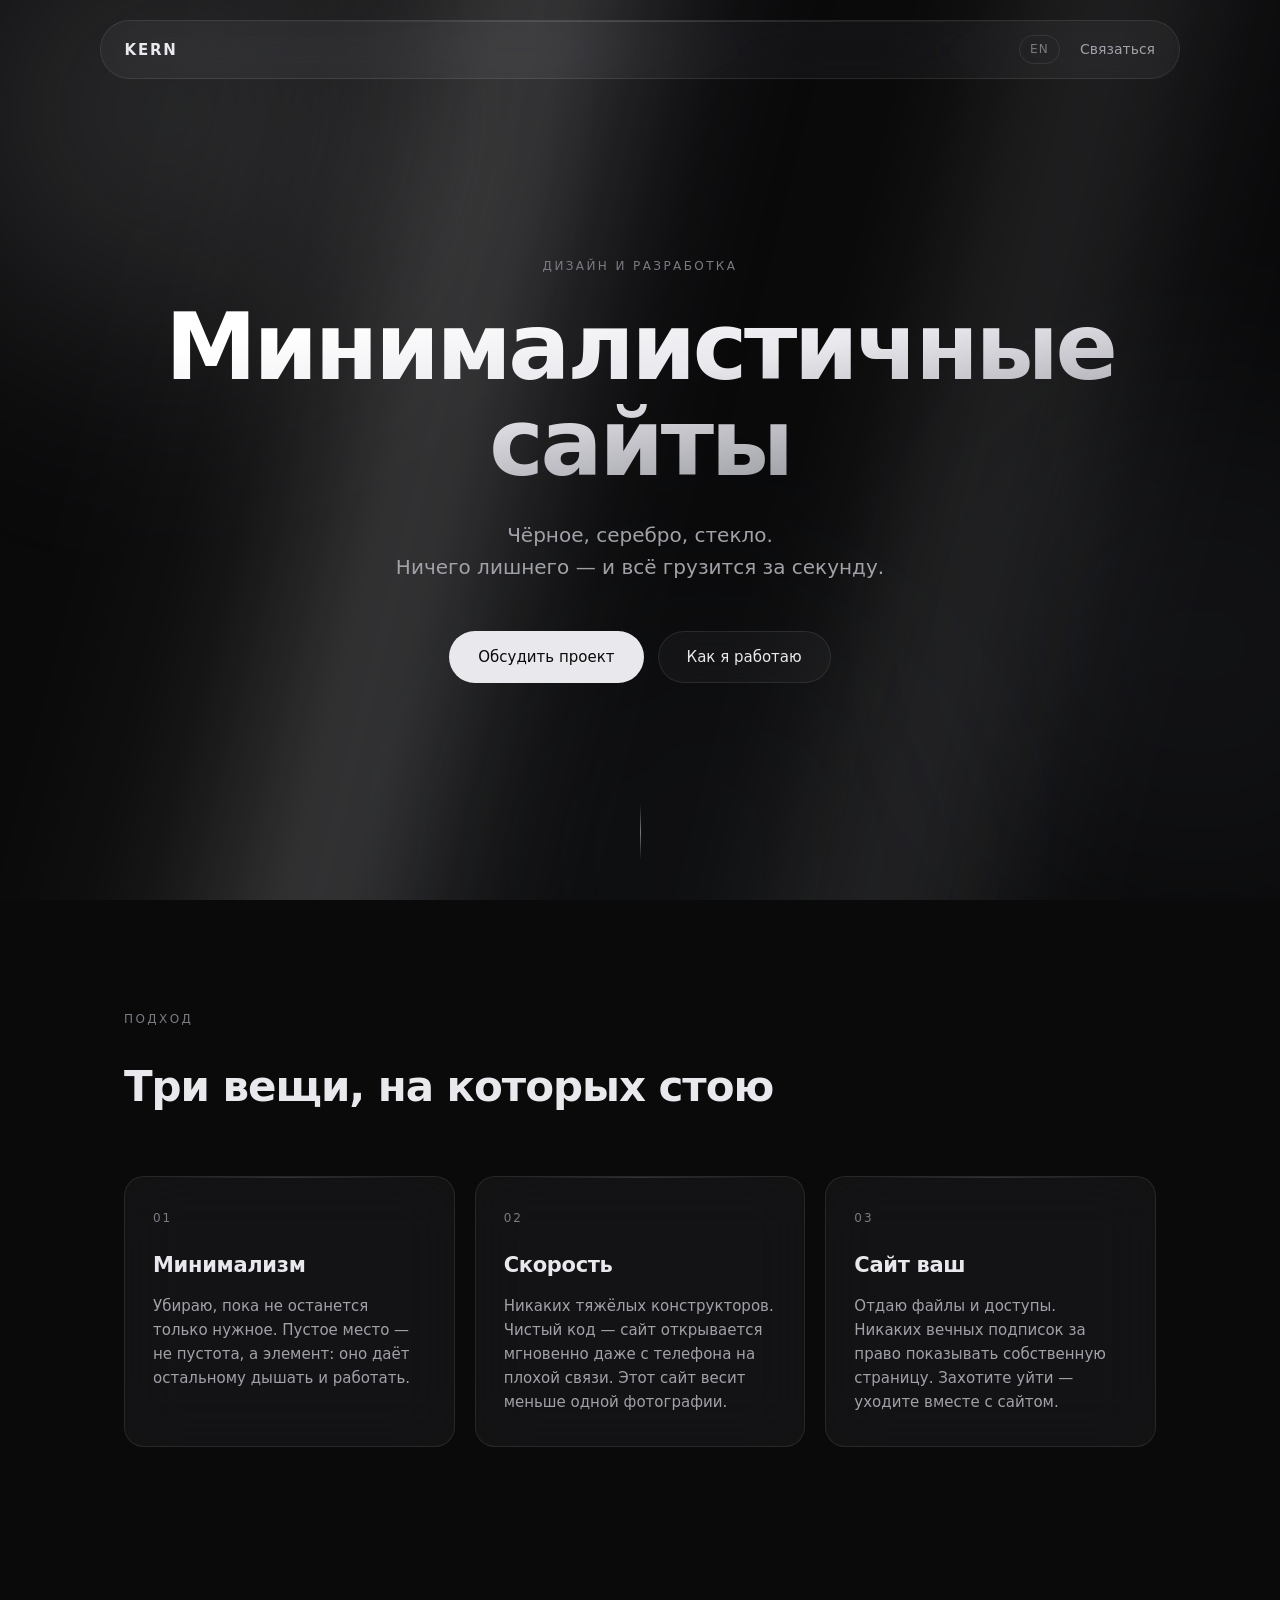
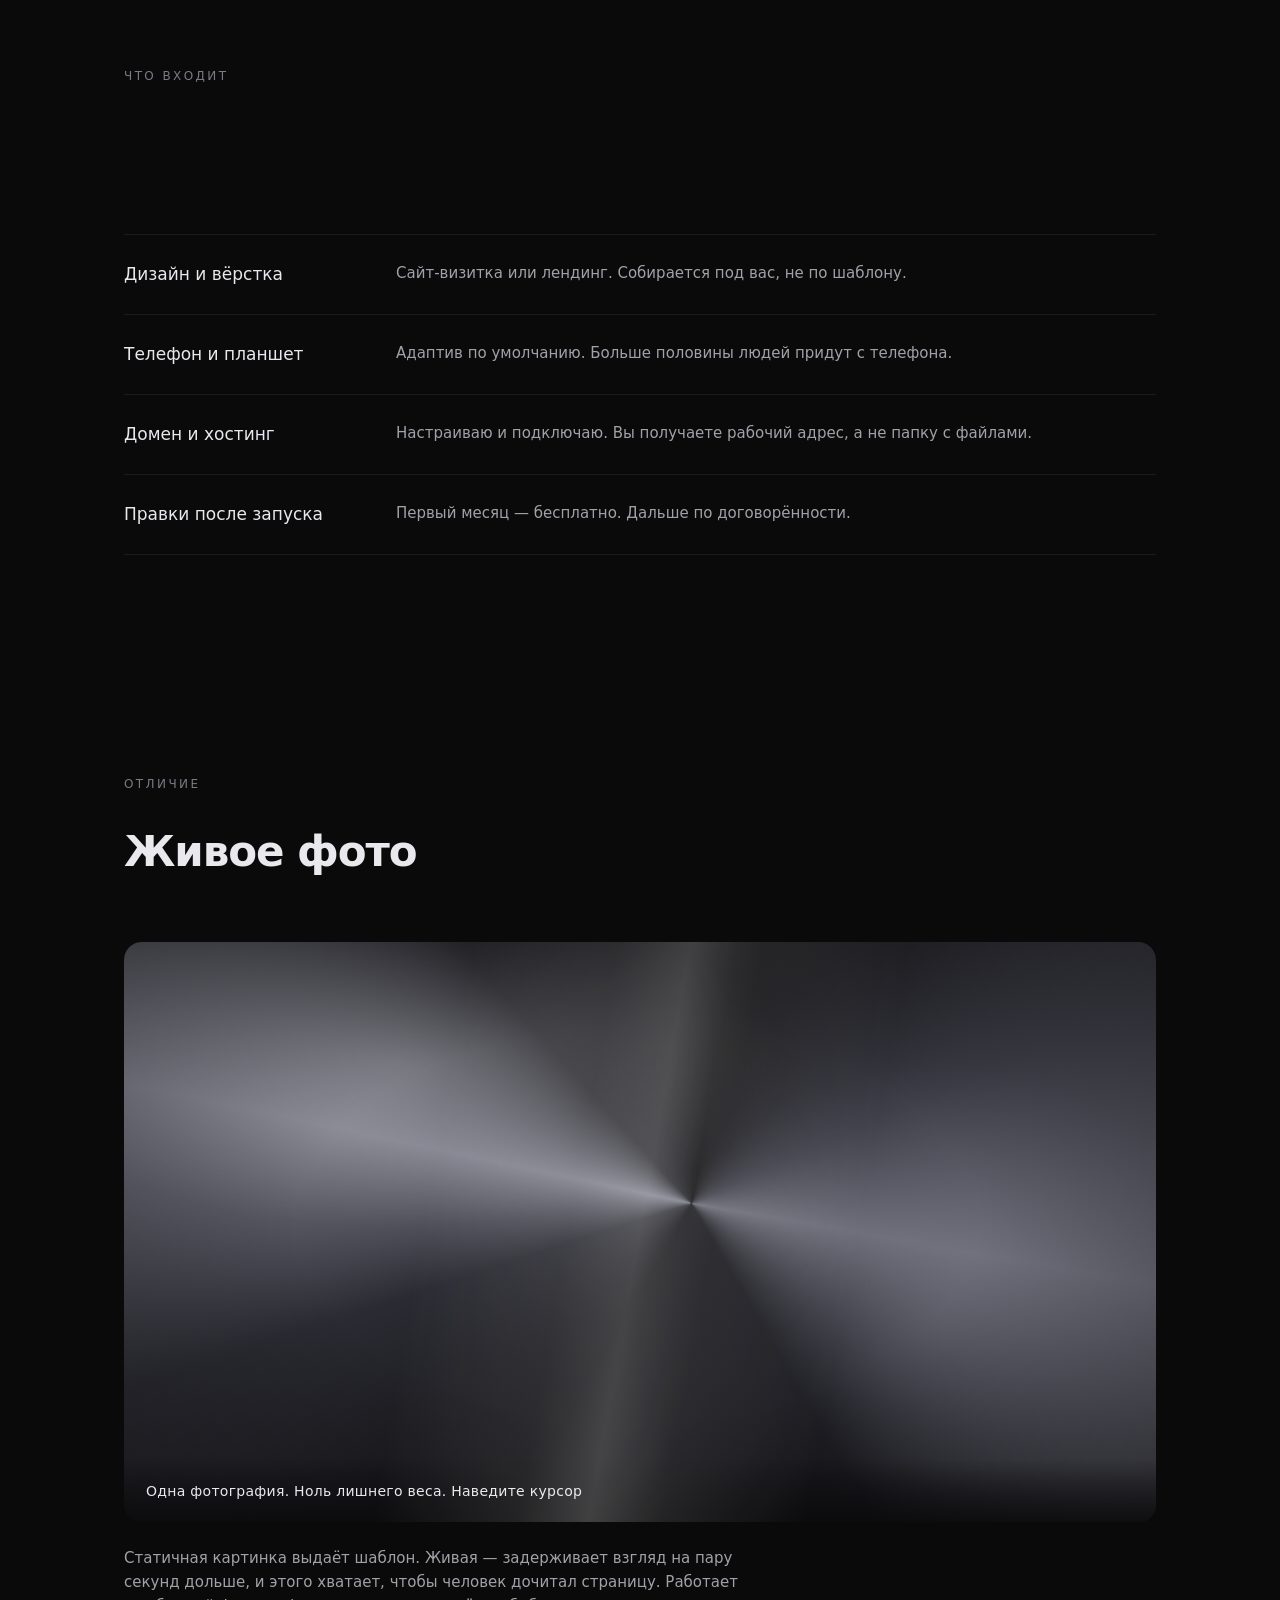
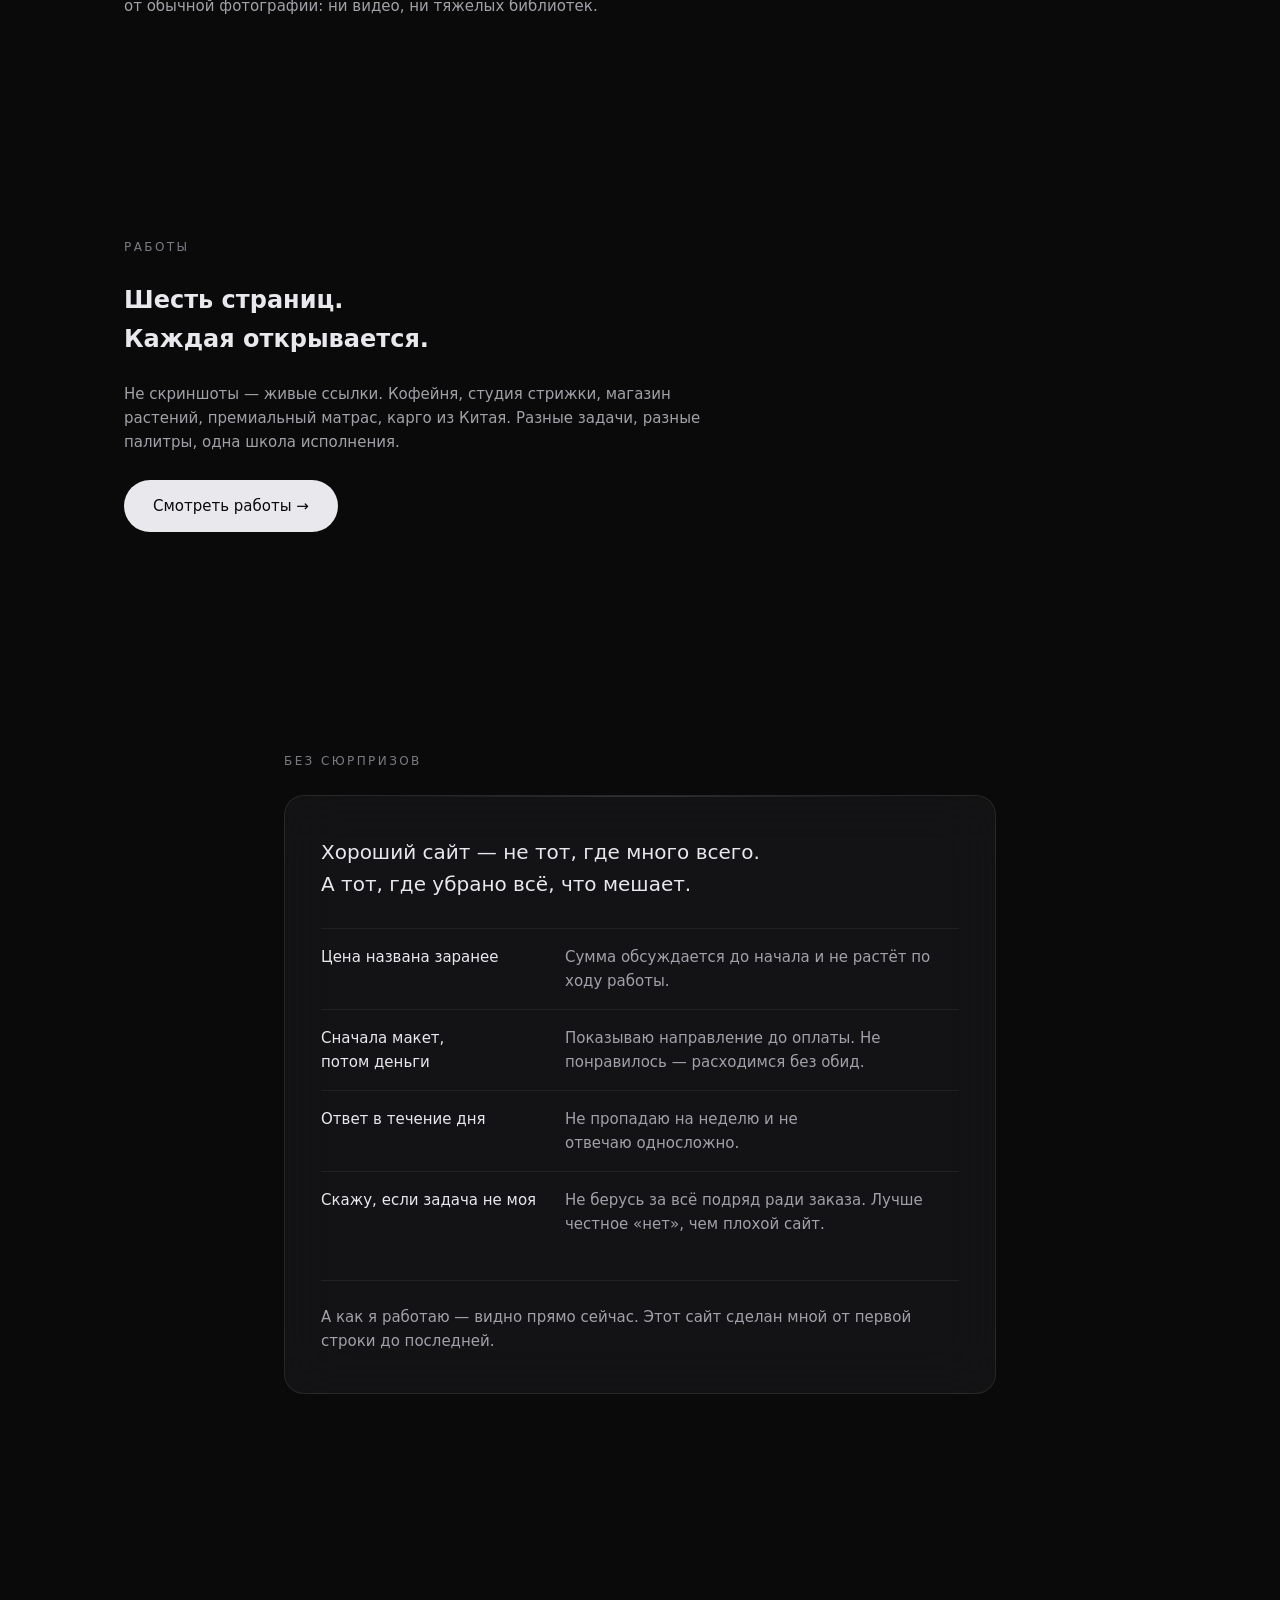
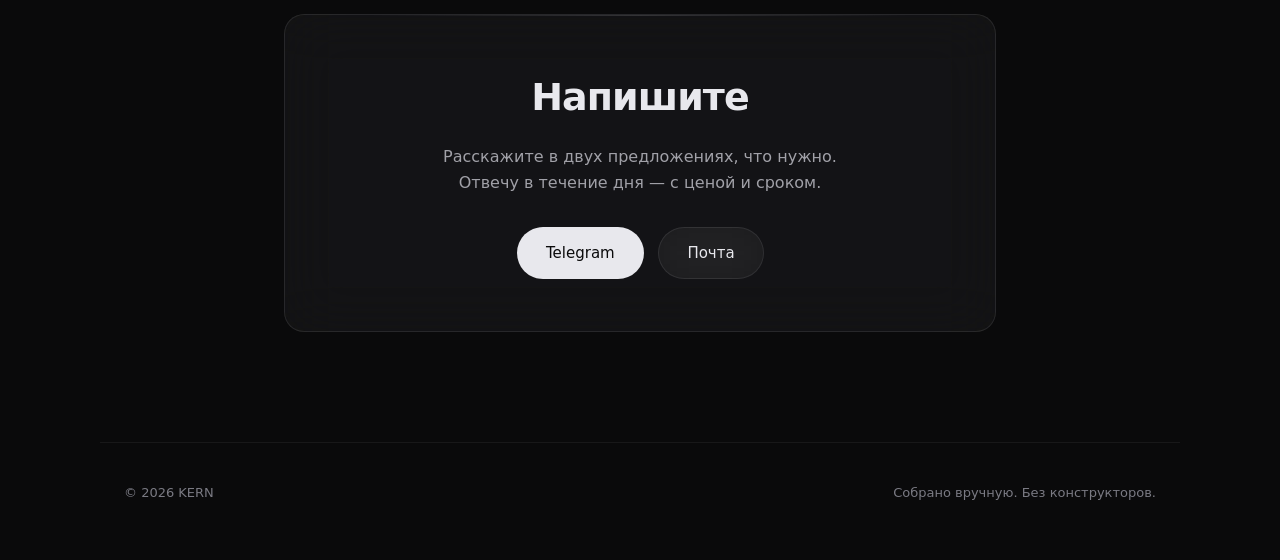
<file: index.html>
<!doctype html>
<html lang="ru">
<head>
<meta charset="utf-8">
<!-- viewport — без этой строки сайт на телефоне будет выглядеть как уменьшенная десктопная версия -->
<meta name="viewport" content="width=device-width, initial-scale=1">
<title>KERN — минималистичные сайты</title>
<meta name="description" content="Делаю минималистичные сайты: чёрное, серебро, стекло. Чистый код, мгновенная загрузка, сайт остаётся у вас.">
<meta name="theme-color" content="#0A0A0B">

<!-- Open Graph — то, что видно при отправке ссылки в мессенджере -->
<meta property="og:title" content="KERN — минималистичные сайты">
<meta property="og:description" content="Чёрное, серебро, стекло. Ничего лишнего.">
<meta property="og:type" content="website">
<meta property="og:url" content="https://david-site-1jr.pages.dev/">
<meta property="og:locale" content="ru_RU">
<meta property="og:locale:alternate" content="en_US">
<meta property="og:site_name" content="KERN">
<!-- Картинка превью: то, что видно при отправке ссылки в мессенджере -->
<meta property="og:image" content="https://david-site-1jr.pages.dev/assets/og.jpg">
<meta property="og:image:width" content="1200">
<meta property="og:image:height" content="630">
<meta property="og:image:alt" content="KERN — минималистичные сайты">
<meta name="twitter:card" content="summary_large_image">
<meta name="twitter:title" content="KERN — минималистичные сайты">
<meta name="twitter:description" content="Чёрное, серебро, стекло. Ничего лишнего.">
<meta name="twitter:image" content="https://david-site-1jr.pages.dev/assets/og.jpg">

<!-- favicon прямо в разметке, без отдельного файла -->
<link rel="icon" href="data:image/svg+xml,<svg xmlns='http://www.w3.org/2000/svg' viewBox='0 0 32 32'><rect width='32' height='32' rx='8' fill='%230A0A0B'/><text x='16' y='23' font-size='18' font-family='system-ui' font-weight='600' fill='%23E8E8ED' text-anchor='middle'>Д</text></svg>">

<!-- hreflang — поисковик поймёт, что это две языковые версии одной страницы,
     и покажет нужную в зависимости от страны пользователя -->
<link rel="canonical" href="https://david-site-1jr.pages.dev/">
<link rel="alternate" hreflang="ru" href="https://david-site-1jr.pages.dev/">
<link rel="alternate" hreflang="en" href="https://david-site-1jr.pages.dev/en/">
<link rel="alternate" hreflang="x-default" href="https://david-site-1jr.pages.dev/">

<link rel="stylesheet" href="styles.css">
<link rel="stylesheet" href="components/live-photo/live-photo.css">
</head>
<body>

<!-- Фоновое свечение. Три размытых пятна, которые медленно дышат -->
<div class="ambient" aria-hidden="true">
  <!-- Хромовая лента: источник света, который преломляется в стекле -->
  <span class="sheen"></span>
  <span class="orb orb-1"></span>
  <span class="orb orb-2"></span>
  <span class="orb orb-3"></span>
</div>

<!-- Шапка. Класс glass даёт эффект матового стекла -->
<header class="nav glass">
  <a href="#" class="nav__logo">KERN</a>
  <div class="nav__right">
    <a href="en/" class="nav__lang" hreflang="en">EN</a>
    <a href="#contact" class="nav__cta">Связаться</a>
  </div>
</header>

<main>

  <!-- ЭКРАН 1 — первое, что видит человек -->
  <section class="hero">
    <p class="eyebrow reveal">Дизайн и разработка</p>
    <h1 class="hero__title reveal">
      Минималистичные<br>сайты
    </h1>
    <p class="hero__sub reveal">
      Чёрное, серебро, стекло.<br class="br-wide">
      Ничего лишнего — и всё грузится за секунду.
    </p>
    <div class="hero__actions reveal">
      <a href="#contact" class="btn btn--primary">Обсудить проект</a>
      <a href="#approach" class="btn btn--ghost">Как я работаю</a>
    </div>

    <!-- Подсказка проскроллить вниз -->
    <div class="scroll-hint reveal" aria-hidden="true">
      <span class="scroll-hint__line"></span>
    </div>
  </section>

  <!-- ЭКРАН 2 — три принципа -->
  <section class="section" id="approach">
    <p class="eyebrow reveal">Подход</p>
    <h2 class="section__title reveal">Три вещи, на которых стою</h2>

    <div class="cards">
      <article class="card glass reveal">
        <span class="card__num">01</span>
        <h3 class="card__title">Минимализм</h3>
        <p class="card__text">
          Убираю, пока не останется только нужное. Пустое место — не пустота,
          а элемент: оно даёт остальному дышать и работать.
        </p>
      </article>

      <article class="card glass reveal">
        <span class="card__num">02</span>
        <h3 class="card__title">Скорость</h3>
        <p class="card__text">
          Никаких тяжёлых конструкторов. Чистый код — сайт открывается мгновенно
          даже с телефона на плохой связи. Этот сайт весит меньше одной фотографии.
        </p>
      </article>

      <article class="card glass reveal">
        <span class="card__num">03</span>
        <h3 class="card__title">Сайт ваш</h3>
        <p class="card__text">
          Отдаю файлы и доступы. Никаких вечных подписок за право показывать
          собственную страницу. Захотите уйти — уходите вместе с сайтом.
        </p>
      </article>
    </div>
  </section>

  <!-- ЭКРАН 3 — что входит в работу -->
  <section class="section">
    <p class="eyebrow reveal">Что входит</p>
    <h2 class="section__title reveal">От идеи до работающего адреса</h2>

    <ul class="list">
      <li class="list__item reveal">
        <span class="list__label">Дизайн и вёрстка</span>
        <span class="list__desc">Сайт-визитка или лендинг. Собирается под вас, не по шаблону.</span>
      </li>
      <li class="list__item reveal">
        <span class="list__label">Телефон и планшет</span>
        <span class="list__desc">Адаптив по умолчанию. Больше половины людей придут с телефона.</span>
      </li>
      <li class="list__item reveal">
        <span class="list__label">Домен и хостинг</span>
        <span class="list__desc">Настраиваю и подключаю. Вы получаете рабочий адрес, а не папку с файлами.</span>
      </li>
      <li class="list__item reveal">
        <span class="list__label">Правки после запуска</span>
        <span class="list__desc">Первый месяц — бесплатно. Дальше по договорённости.</span>
      </li>
    </ul>
  </section>

  <!-- ЭКРАН 3.5 — живое фото: показываю приём, а не рассказываю о нём -->
  <section class="section">
    <p class="eyebrow reveal">Отличие</p>
    <h2 class="section__title reveal">Живое фото</h2>

    <div class="live live--css live--parallax reveal" style="aspect-ratio:16/9">
      <div class="live__media live__placeholder"></div>
      <div class="live__caption">Одна фотография. Ноль лишнего веса. Наведите курсор</div>
    </div>

    <p class="live-note reveal">
      Статичная картинка выдаёт шаблон. Живая — задерживает взгляд на пару секунд
      дольше, и этого хватает, чтобы человек дочитал страницу. Работает от обычной
      фотографии: ни видео, ни тяжёлых библиотек.
    </p>
  </section>


  <!-- ЭКРАН 3.7 — работы: главное доказательство -->
  <section class="section">
    <p class="eyebrow reveal">Работы</p>
    <h2 class="reveal">Шесть страниц.<br>Каждая открывается.</h2>
    <p class="live-note reveal">
      Не скриншоты — живые ссылки. Кофейня, студия стрижки, магазин растений,
      премиальный матрас, карго из Китая. Разные задачи, разные палитры,
      одна школа исполнения.
    </p>
    <a href="https://works-32x.pages.dev" target="_blank" rel="noopener" class="btn btn--primary" style="margin-top:26px">Смотреть работы →</a>
  </section>

  <!-- ЭКРАН 4 — позиция и гарантии. Без личных данных -->
  <section class="section section--narrow">
    <p class="eyebrow reveal">Без сюрпризов</p>
    <div class="about glass reveal">
      <p class="about__lead">
        Хороший сайт — не тот, где много всего.<br class="br-wide">
        А тот, где убрано всё, что мешает.
      </p>

      <ul class="promise">
        <li class="promise__item">
          <span class="promise__label">Цена названа заранее</span>
          <span class="promise__text">Сумма обсуждается до начала и не растёт по ходу работы.</span>
        </li>
        <li class="promise__item">
          <span class="promise__label">Сначала макет, потом деньги</span>
          <span class="promise__text">Показываю направление до оплаты. Не понравилось — расходимся без обид.</span>
        </li>
        <li class="promise__item">
          <span class="promise__label">Ответ в течение дня</span>
          <span class="promise__text">Не пропадаю на неделю и не отвечаю односложно.</span>
        </li>
        <li class="promise__item">
          <span class="promise__label">Скажу, если задача не моя</span>
          <span class="promise__text">Не берусь за всё подряд ради заказа. Лучше честное «нет», чем плохой сайт.</span>
        </li>
      </ul>

      <p class="about__text about__text--last">
        А как я работаю — видно прямо сейчас. Этот сайт сделан мной от первой строки
        до последней.
      </p>
    </div>
  </section>

  <!-- ЭКРАН 5 — контакт -->
  <section class="section section--narrow" id="contact">
    <div class="contact glass reveal">
      <h2 class="contact__title">Напишите</h2>
      <p class="contact__text">
        Расскажите в двух предложениях, что нужно.
        Отвечу в течение дня — с ценой и сроком.
      </p>
      <div class="contact__links">
        <a href="https://t.me/go2m_rix" class="btn btn--primary"
           target="_blank" rel="noopener">Telegram</a>
        <!-- subject= подставляет тему письма: клиентские письма будет видно среди спама -->
        <a href="mailto:abhudrahamen2@gmail.com?subject=%D0%A1%D0%B0%D0%B9%D1%82"
           class="btn btn--ghost">Почта</a>
      </div>
    </div>
  </section>

</main>

<footer class="footer">
  <span>© 2026 KERN</span>
  <span class="footer__note">Собрано вручную. Без конструкторов.</span>
</footer>

<script src="script.js"></script>
<script src="components/live-photo/live-photo.js"></script>
</body>
</html>
</file>
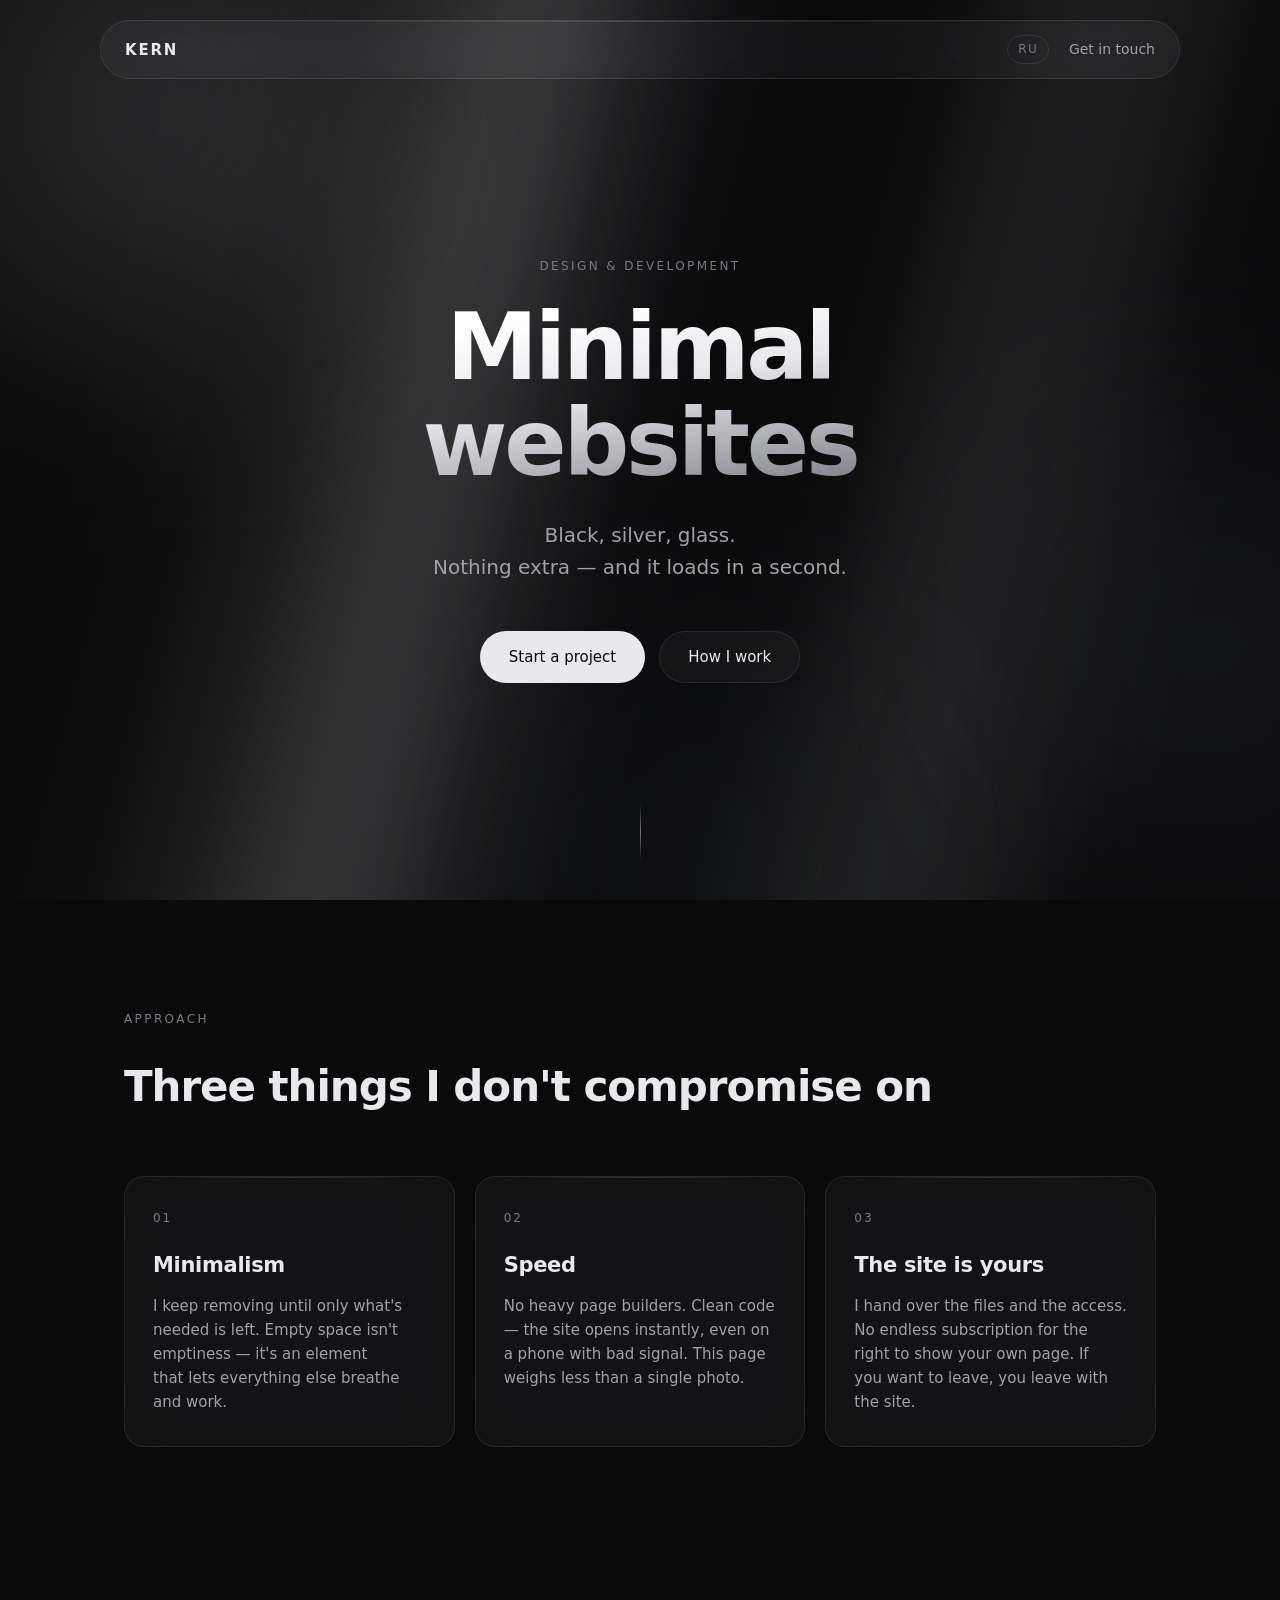
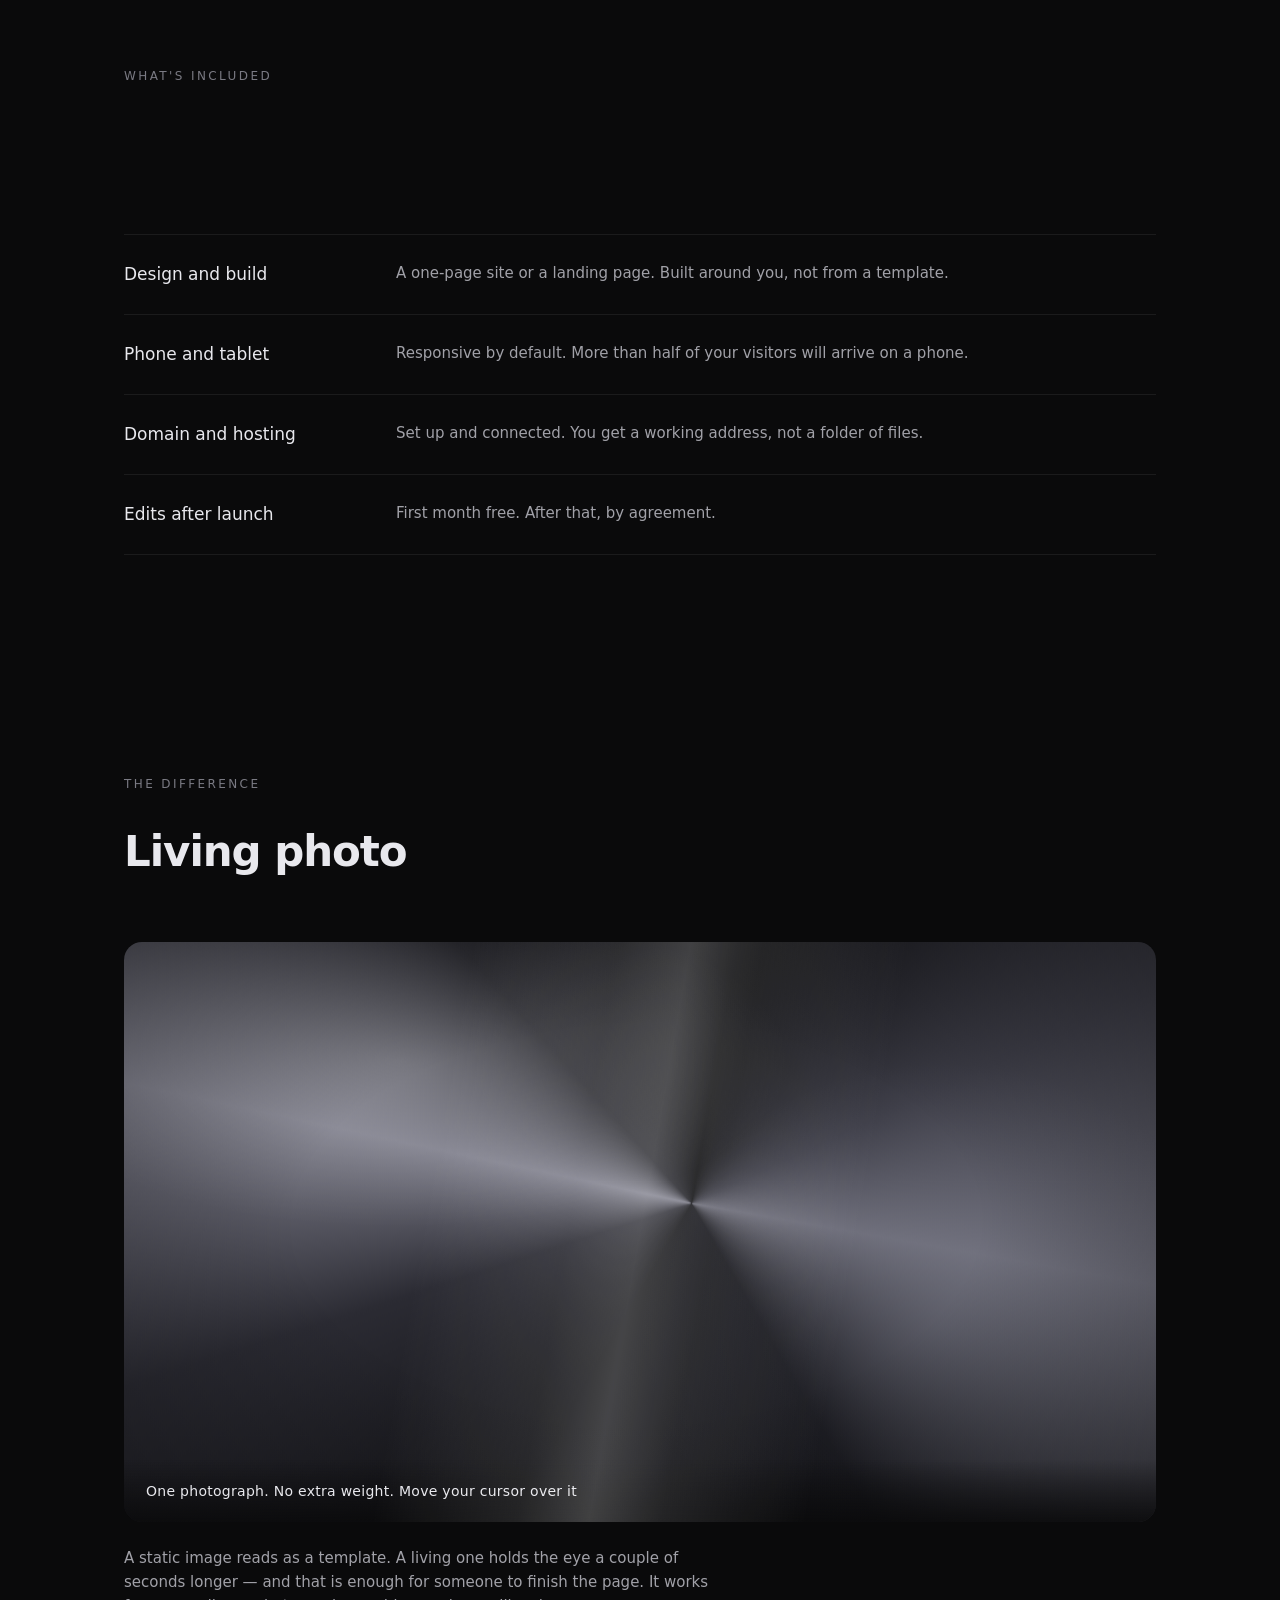
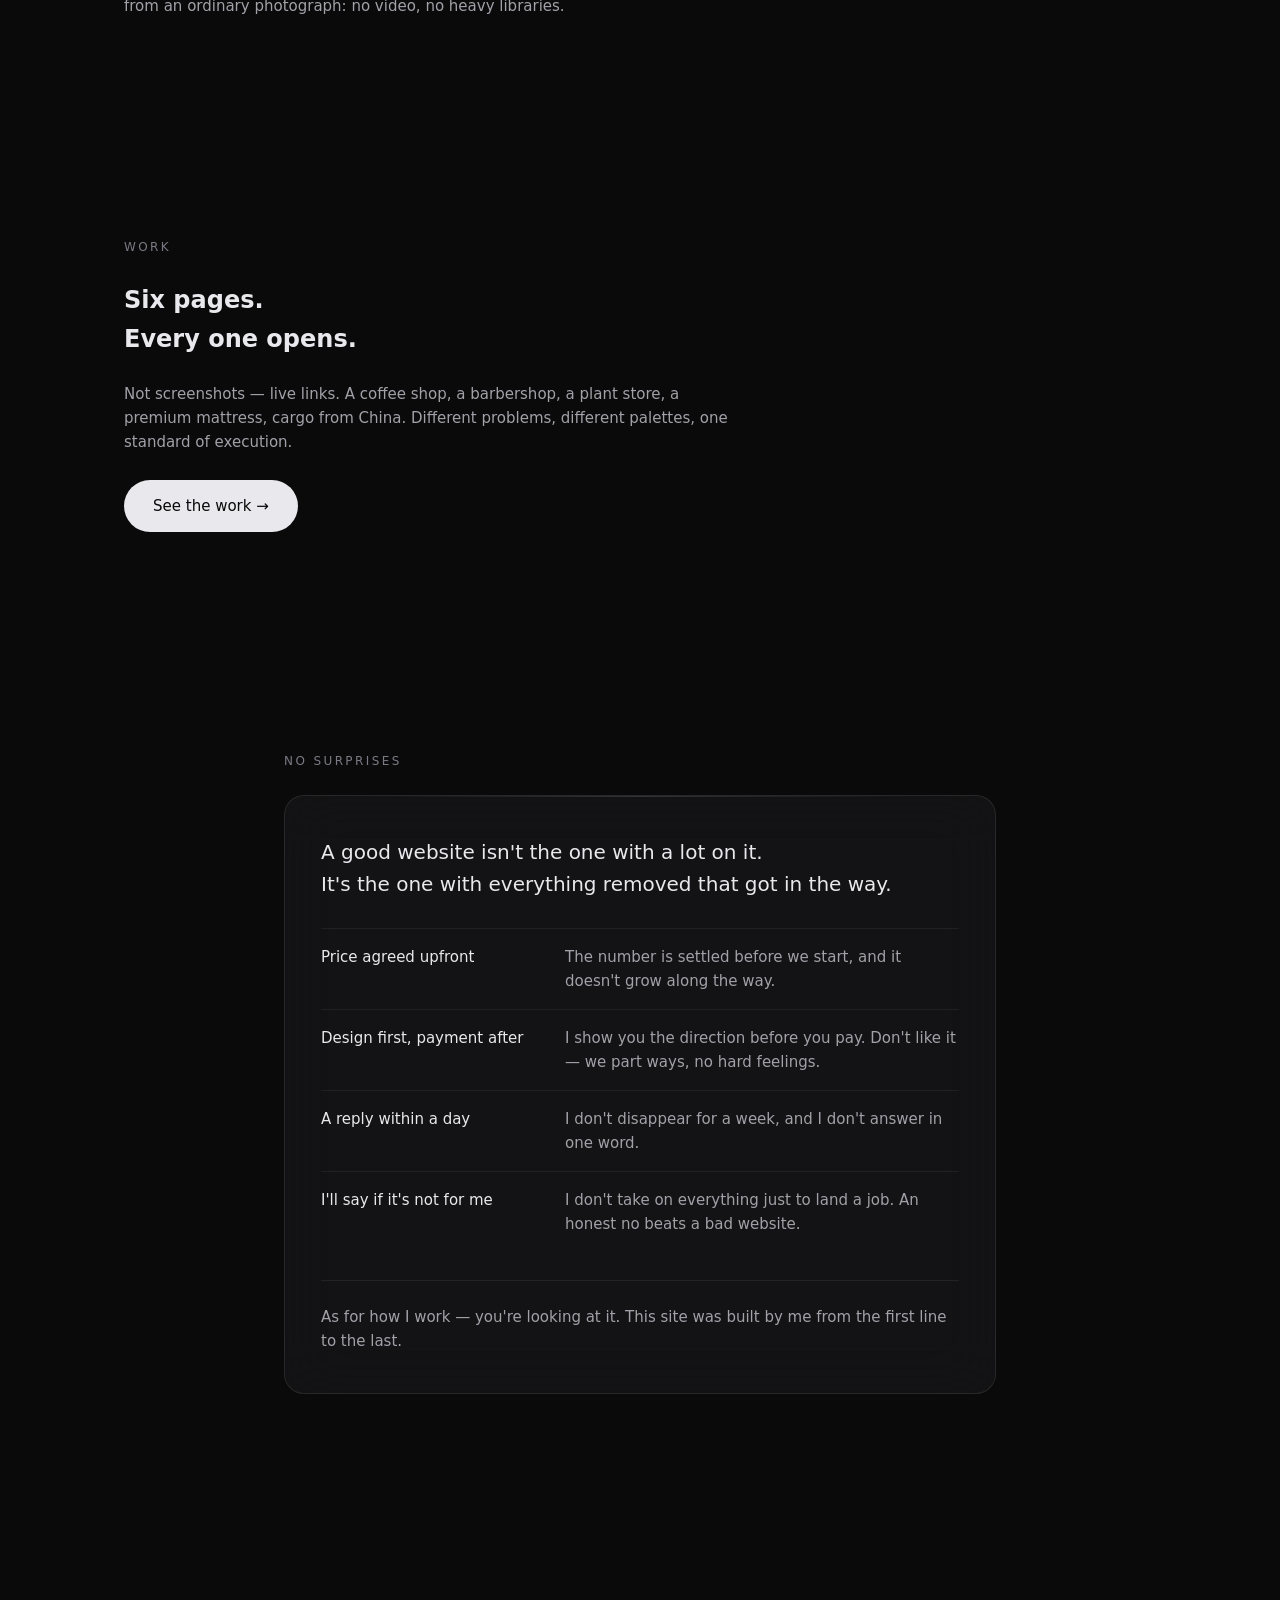
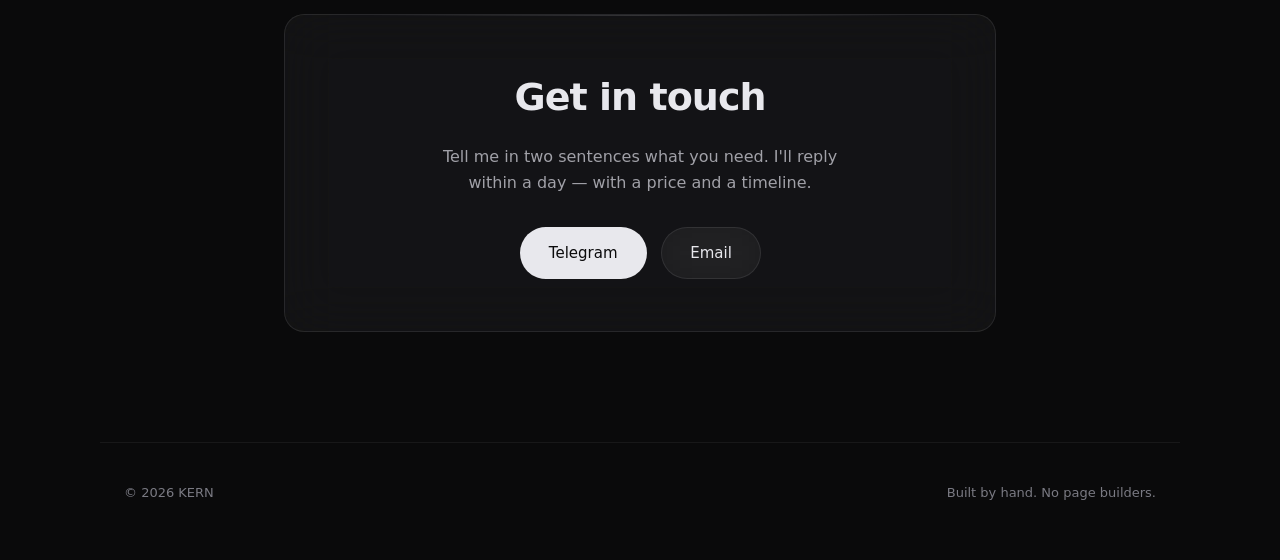
<file: en/index.html>
<!doctype html>
<html lang="en">
<head>
<meta charset="utf-8">
<meta name="viewport" content="width=device-width, initial-scale=1">
<title>KERN — Minimal websites</title>
<meta name="description" content="Minimal websites: black, silver, glass. Clean code, instant loading, and the site stays yours.">
<meta name="theme-color" content="#0A0A0B">

<meta property="og:title" content="KERN — Minimal websites">
<meta property="og:description" content="Black, silver, glass. Nothing extra.">
<meta property="og:type" content="website">
<meta property="og:url" content="https://david-site-1jr.pages.dev/en/">
<meta property="og:locale" content="en_US">
<meta property="og:locale:alternate" content="ru_RU">
<meta property="og:site_name" content="KERN">
<meta property="og:image" content="https://david-site-1jr.pages.dev/assets/og-en.jpg">
<meta property="og:image:width" content="1200">
<meta property="og:image:height" content="630">
<meta property="og:image:alt" content="KERN — minimal websites">
<meta name="twitter:card" content="summary_large_image">
<meta name="twitter:title" content="KERN — Minimal websites">
<meta name="twitter:description" content="Black, silver, glass. Nothing extra.">
<meta name="twitter:image" content="https://david-site-1jr.pages.dev/assets/og-en.jpg">

<link rel="canonical" href="https://david-site-1jr.pages.dev/en/">
<link rel="alternate" hreflang="ru" href="https://david-site-1jr.pages.dev/">
<link rel="alternate" hreflang="en" href="https://david-site-1jr.pages.dev/en/">
<link rel="alternate" hreflang="x-default" href="https://david-site-1jr.pages.dev/">

<link rel="icon" href="data:image/svg+xml,<svg xmlns='http://www.w3.org/2000/svg' viewBox='0 0 32 32'><rect width='32' height='32' rx='8' fill='%230A0A0B'/><text x='16' y='23' font-size='18' font-family='system-ui' font-weight='600' fill='%23E8E8ED' text-anchor='middle'>D</text></svg>">

<!-- Стили и скрипт общие с русской версией: ../ = папка уровнем выше -->
<link rel="stylesheet" href="../styles.css">
<link rel="stylesheet" href="../components/live-photo/live-photo.css">
</head>
<body>

<div class="ambient" aria-hidden="true">
  <span class="sheen"></span>
  <span class="orb orb-1"></span>
  <span class="orb orb-2"></span>
  <span class="orb orb-3"></span>
</div>

<header class="nav glass">
  <a href="#" class="nav__logo">KERN</a>
  <div class="nav__right">
    <a href="../" class="nav__lang" hreflang="ru">RU</a>
    <a href="#contact" class="nav__cta">Get in touch</a>
  </div>
</header>

<main>

  <section class="hero">
    <p class="eyebrow reveal">Design &amp; development</p>
    <h1 class="hero__title reveal">
      Minimal<br>websites
    </h1>
    <p class="hero__sub reveal">
      Black, silver, glass.<br class="br-wide">
      Nothing extra — and it loads in a second.
    </p>
    <div class="hero__actions reveal">
      <a href="#contact" class="btn btn--primary">Start a project</a>
      <a href="#approach" class="btn btn--ghost">How I work</a>
    </div>

    <div class="scroll-hint reveal" aria-hidden="true">
      <span class="scroll-hint__line"></span>
    </div>
  </section>

  <section class="section" id="approach">
    <p class="eyebrow reveal">Approach</p>
    <h2 class="section__title reveal">Three things I don't compromise on</h2>

    <div class="cards">
      <article class="card glass reveal">
        <span class="card__num">01</span>
        <h3 class="card__title">Minimalism</h3>
        <p class="card__text">
          I keep removing until only what's needed is left. Empty space isn't
          emptiness — it's an element that lets everything else breathe and work.
        </p>
      </article>

      <article class="card glass reveal">
        <span class="card__num">02</span>
        <h3 class="card__title">Speed</h3>
        <p class="card__text">
          No heavy page builders. Clean code — the site opens instantly, even on a
          phone with bad signal. This page weighs less than a single photo.
        </p>
      </article>

      <article class="card glass reveal">
        <span class="card__num">03</span>
        <h3 class="card__title">The site is yours</h3>
        <p class="card__text">
          I hand over the files and the access. No endless subscription for the right
          to show your own page. If you want to leave, you leave with the site.
        </p>
      </article>
    </div>
  </section>

  <section class="section">
    <p class="eyebrow reveal">What's included</p>
    <h2 class="section__title reveal">From an idea to a working address</h2>

    <ul class="list">
      <li class="list__item reveal">
        <span class="list__label">Design and build</span>
        <span class="list__desc">A one-page site or a landing page. Built around you, not from a template.</span>
      </li>
      <li class="list__item reveal">
        <span class="list__label">Phone and tablet</span>
        <span class="list__desc">Responsive by default. More than half of your visitors will arrive on a phone.</span>
      </li>
      <li class="list__item reveal">
        <span class="list__label">Domain and hosting</span>
        <span class="list__desc">Set up and connected. You get a working address, not a folder of files.</span>
      </li>
      <li class="list__item reveal">
        <span class="list__label">Edits after launch</span>
        <span class="list__desc">First month free. After that, by agreement.</span>
      </li>
    </ul>
  </section>

  <section class="section">
    <p class="eyebrow reveal">The difference</p>
    <h2 class="section__title reveal">Living photo</h2>

    <div class="live live--css live--parallax reveal" style="aspect-ratio:16/9">
      <div class="live__media live__placeholder"></div>
      <div class="live__caption">One photograph. No extra weight. Move your cursor over it</div>
    </div>

    <p class="live-note reveal">
      A static image reads as a template. A living one holds the eye a couple of
      seconds longer — and that is enough for someone to finish the page. It works
      from an ordinary photograph: no video, no heavy libraries.
    </p>
  </section>


  <section class="section">
    <p class="eyebrow reveal">Work</p>
    <h2 class="reveal">Six pages.<br>Every one opens.</h2>
    <p class="live-note reveal">
      Not screenshots — live links. A coffee shop, a barbershop, a plant store,
      a premium mattress, cargo from China. Different problems, different
      palettes, one standard of execution.
    </p>
    <a href="https://works-32x.pages.dev" target="_blank" rel="noopener" class="btn btn--primary" style="margin-top:26px">See the work →</a>
  </section>

  <section class="section section--narrow">
    <p class="eyebrow reveal">No surprises</p>
    <div class="about glass reveal">
      <p class="about__lead">
        A good website isn't the one with a lot on it.<br class="br-wide">
        It's the one with everything removed that got in the way.
      </p>

      <ul class="promise">
        <li class="promise__item">
          <span class="promise__label">Price agreed upfront</span>
          <span class="promise__text">The number is settled before we start, and it doesn't grow along the way.</span>
        </li>
        <li class="promise__item">
          <span class="promise__label">Design first, payment after</span>
          <span class="promise__text">I show you the direction before you pay. Don't like it — we part ways, no hard feelings.</span>
        </li>
        <li class="promise__item">
          <span class="promise__label">A reply within a day</span>
          <span class="promise__text">I don't disappear for a week, and I don't answer in one word.</span>
        </li>
        <li class="promise__item">
          <span class="promise__label">I'll say if it's not for me</span>
          <span class="promise__text">I don't take on everything just to land a job. An honest no beats a bad website.</span>
        </li>
      </ul>

      <p class="about__text about__text--last">
        As for how I work — you're looking at it. This site was built by me from the
        first line to the last.
      </p>
    </div>
  </section>

  <section class="section section--narrow" id="contact">
    <div class="contact glass reveal">
      <h2 class="contact__title">Get in touch</h2>
      <p class="contact__text">
        Tell me in two sentences what you need.
        I'll reply within a day — with a price and a timeline.
      </p>
      <div class="contact__links">
        <a href="https://t.me/go2m_rix" class="btn btn--primary"
           target="_blank" rel="noopener">Telegram</a>
        <a href="mailto:abhudrahamen2@gmail.com?subject=Website"
           class="btn btn--ghost">Email</a>
      </div>
    </div>
  </section>

</main>

<footer class="footer">
  <span>© 2026 KERN</span>
  <span class="footer__note">Built by hand. No page builders.</span>
</footer>

<script src="../script.js"></script>
<script src="../components/live-photo/live-photo.js"></script>
</body>
</html>
</file>
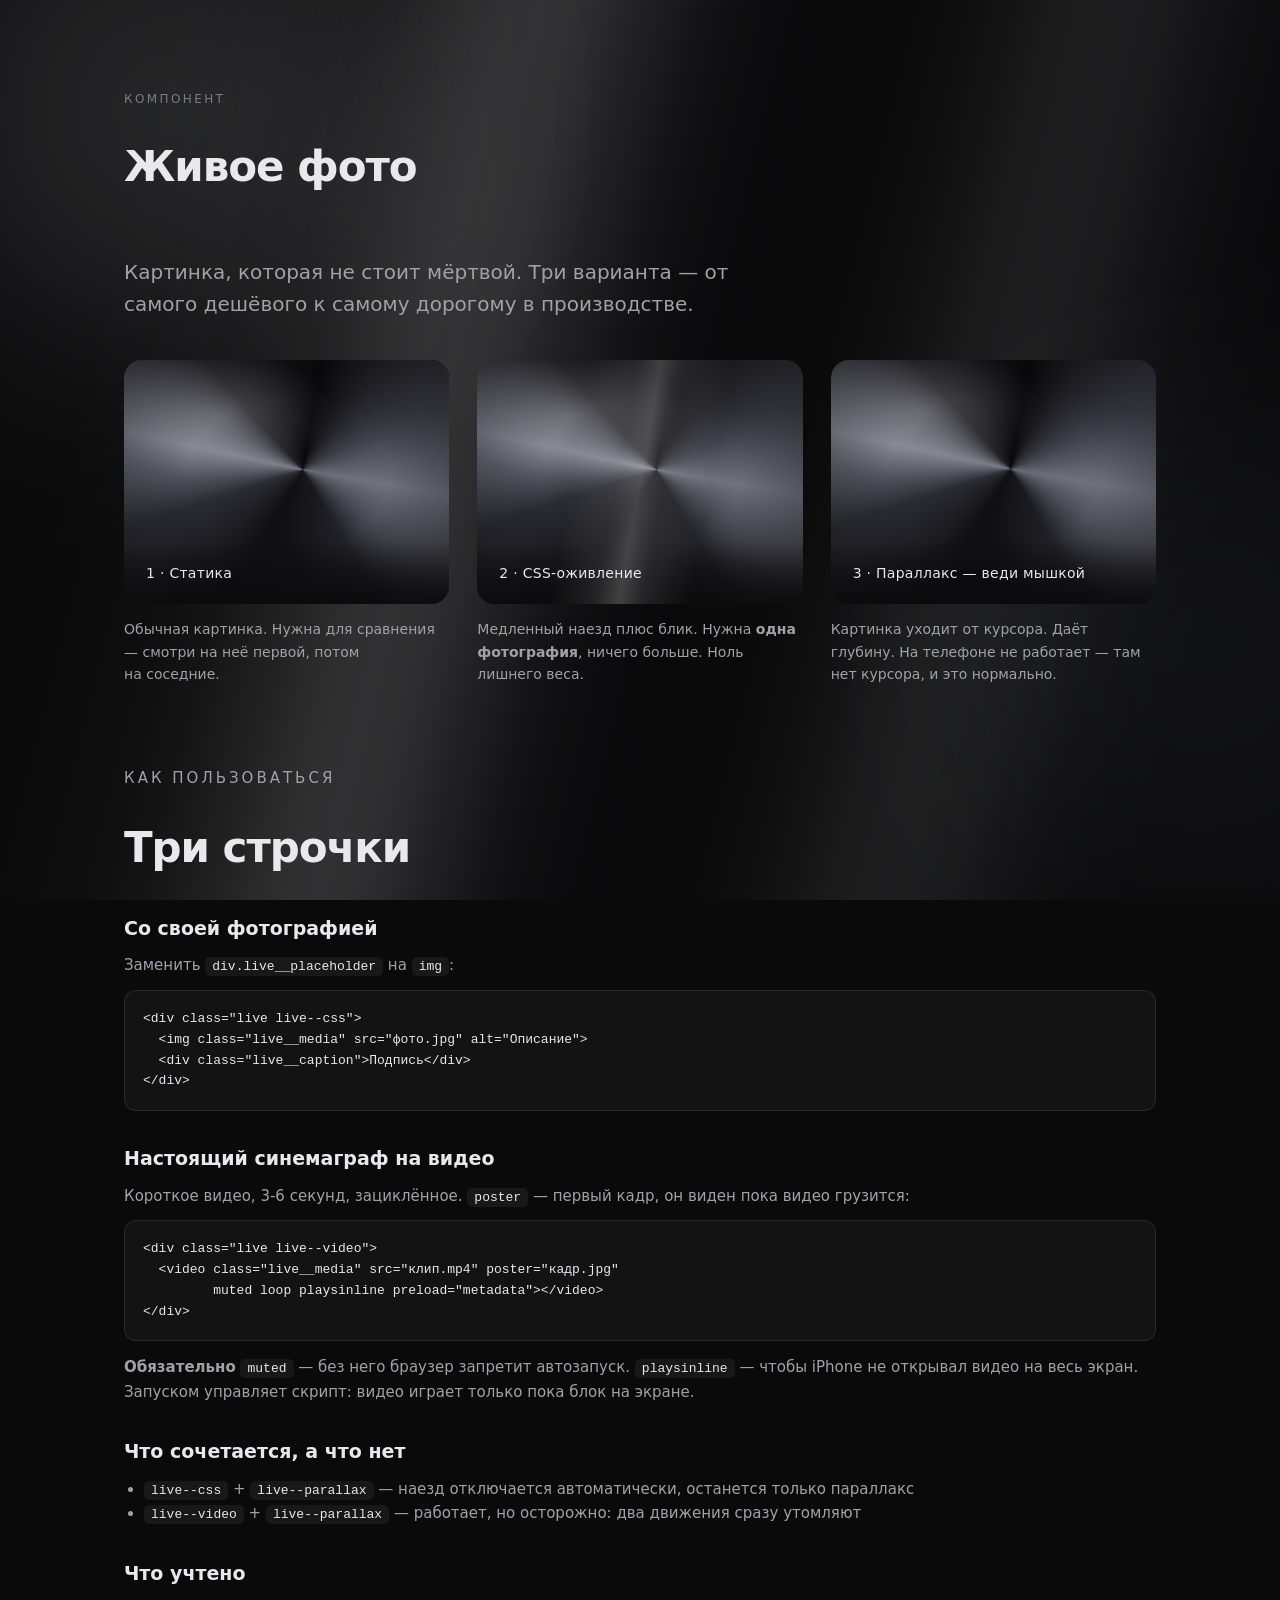
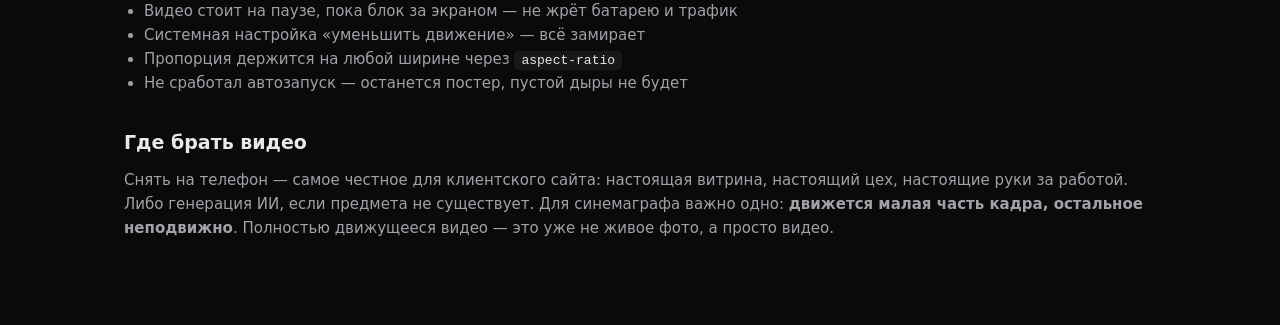
<file: components/live-photo/demo.html>
<!doctype html>
<html lang="ru">
<head>
<meta charset="utf-8">
<meta name="viewport" content="width=device-width, initial-scale=1">
<title>Живое фото — демо</title>
<link rel="stylesheet" href="../../styles.css">
<link rel="stylesheet" href="live-photo.css">
<style>
  /* Стили только для этой страницы-демо */
  .demo { max-width: 1080px; margin: 0 auto; padding: 90px 24px; }
  .demo__grid { display: grid; grid-template-columns: repeat(auto-fit, minmax(300px, 1fr)); gap: 28px; margin-top: 40px; }
  .demo__note { font-size: 14px; color: var(--silver-dim); margin-top: 14px; }
  .demo__how { margin-top: 80px; }
  .demo__how h3 { font-size: 19px; font-weight: 600; margin: 32px 0 10px; }
  .demo__how p, .demo__how li { font-size: 15px; color: var(--silver-dim); }
  .demo__how ul { margin-left: 20px; }
  .demo__how code { background: rgba(255,255,255,0.06); padding: 2px 7px; border-radius: 5px; font-size: 13px; color: var(--silver); }
  pre { background: rgba(255,255,255,0.04); border: 1px solid var(--glass-border); border-radius: 12px; padding: 18px; overflow-x: auto; font-size: 13px; margin-top: 12px; }
</style>
</head>
<body>

<div class="ambient" aria-hidden="true">
  <span class="sheen"></span>
  <span class="orb orb-1"></span>
  <span class="orb orb-2"></span>
</div>

<div class="demo">
  <p class="eyebrow">Компонент</p>
  <h1 class="section__title">Живое фото</h1>
  <p class="hero__sub" style="max-width:640px;margin-bottom:0">
    Картинка, которая не стоит мёртвой. Три варианта — от самого дешёвого
    к самому дорогому в производстве.
  </p>

  <div class="demo__grid">

    <!-- 1. Эталон для сравнения -->
    <div>
      <div class="live">
        <div class="live__media live__placeholder"></div>
        <div class="live__caption">1 · Статика</div>
      </div>
      <p class="demo__note">Обычная картинка. Нужна для сравнения — смотри на неё первой, потом на соседние.</p>
    </div>

    <!-- 2. CSS-оживление -->
    <div>
      <div class="live live--css">
        <div class="live__media live__placeholder"></div>
        <div class="live__caption">2 · CSS-оживление</div>
      </div>
      <p class="demo__note">Медленный наезд плюс блик. Нужна <strong>одна фотография</strong>, ничего больше. Ноль лишнего веса.</p>
    </div>

    <!-- 3. Параллакс -->
    <div>
      <div class="live live--parallax">
        <div class="live__media live__placeholder"></div>
        <div class="live__caption">3 · Параллакс — веди мышкой</div>
      </div>
      <p class="demo__note">Картинка уходит от курсора. Даёт глубину. На телефоне не работает — там нет курсора, и это нормально.</p>
    </div>

  </div>

  <div class="demo__how">
    <p class="eyebrow">Как пользоваться</p>
    <h2 class="section__title" style="margin-bottom:0">Три строчки</h2>

    <h3>Со своей фотографией</h3>
    <p>Заменить <code>div.live__placeholder</code> на <code>img</code>:</p>
<pre>&lt;div class="live live--css"&gt;
  &lt;img class="live__media" src="фото.jpg" alt="Описание"&gt;
  &lt;div class="live__caption"&gt;Подпись&lt;/div&gt;
&lt;/div&gt;</pre>

    <h3>Настоящий синемаграф на видео</h3>
    <p>Короткое видео, 3-6 секунд, зациклённое. <code>poster</code> — первый кадр, он виден пока видео грузится:</p>
<pre>&lt;div class="live live--video"&gt;
  &lt;video class="live__media" src="клип.mp4" poster="кадр.jpg"
         muted loop playsinline preload="metadata"&gt;&lt;/video&gt;
&lt;/div&gt;</pre>
    <p class="demo__note">
      <strong>Обязательно</strong> <code>muted</code> — без него браузер запретит автозапуск.
      <code>playsinline</code> — чтобы iPhone не открывал видео на весь экран.
      Запуском управляет скрипт: видео играет только пока блок на экране.
    </p>

    <h3>Что сочетается, а что нет</h3>
    <ul>
      <li><code>live--css</code> + <code>live--parallax</code> — наезд отключается автоматически, останется только параллакс</li>
      <li><code>live--video</code> + <code>live--parallax</code> — работает, но осторожно: два движения сразу утомляют</li>
    </ul>

    <h3>Что учтено</h3>
    <ul>
      <li>Видео стоит на паузе, пока блок за экраном — не жрёт батарею и трафик</li>
      <li>Системная настройка «уменьшить движение» — всё замирает</li>
      <li>Пропорция держится на любой ширине через <code>aspect-ratio</code></li>
      <li>Не сработал автозапуск — останется постер, пустой дыры не будет</li>
    </ul>

    <h3>Где брать видео</h3>
    <p>
      Снять на телефон — самое честное для клиентского сайта: настоящая витрина,
      настоящий цех, настоящие руки за работой. Либо генерация ИИ, если предмета
      не существует. Для синемаграфа важно одно: <strong>движется малая часть кадра,
      остальное неподвижно</strong>. Полностью движущееся видео — это уже не живое фото,
      а просто видео.
    </p>
  </div>
</div>

<script src="live-photo.js"></script>
</body>
</html>
</file>
<file: styles.css>
/* ============================================================
   ПЕРЕМЕННЫЕ
   Все цвета и размеры собраны здесь. Меняешь тут — меняется везде.
   ============================================================ */
:root {
  color-scheme: dark;
  /* Палитра из брендбука: чёрный, серебро, белый, серый */
  --black:      #0A0A0B;   /* фон */
  --black-soft: #131316;   /* фон чуть светлее */
  --silver:     #E8E8ED;   /* основной текст */
  --silver-dim: #A1A1A8;   /* второстепенный текст */
  --gray:       #7A7A83;   /* самый тихий текст */

  /* Стекло: белый с очень низкой непрозрачностью поверх тёмного фона */
  --glass-bg:     rgba(255, 255, 255, 0.035);
  --glass-border: rgba(255, 255, 255, 0.09);
  --glass-shine:  rgba(255, 255, 255, 0.14);  /* блик по верхней кромке */

  /* Шрифт в духе Apple. На маке подхватится настоящий SF Pro */
  --font: -apple-system, BlinkMacSystemFont, "SF Pro Display", "SF Pro Text",
          "Helvetica Neue", "Segoe UI", system-ui, sans-serif;

  --radius: 20px;
  --max-width: 1080px;

  /* Кривая ускорения как в iOS — движение выглядит мягким, а не механическим */
  --ease: cubic-bezier(0.22, 1, 0.36, 1);
}

/* Сброс: убираем разнобой между браузерами */
* { margin: 0; padding: 0; box-sizing: border-box; }

/* --- Доступность: добавлено 2026-08-26 по правилам Vercel --- */

/* Видимое кольцо фокуса. Без него человек, идущий по сайту с клавиатуры,
   не видит, на чём стоит. :focus-visible, а не :focus — кольцо появляется
   от Tab, но не выскакивает от обычного клика мышью. */
:where(a, button, input, select, textarea, summary, [tabindex]):focus-visible {
  outline: 2px solid var(--silver);
  outline-offset: 3px;
}

/* Убирает паузу ~300 мс перед реакцией на тап и синюю вспышку в мобильном Safari. */
html { -webkit-tap-highlight-color: transparent; }
:where(a, button, label, summary, [role=button]) { touch-action: manipulation; }

/* balance не даёт заголовку оборваться одиноким словом на последней строке. */
h1, h2, h3 { text-wrap: balance; }
p, li { text-wrap: pretty; }

/* Цель для пальца не меньше 44×44. Только на тач-экранах: на мыши курсор
   точный, и подгонять высоту незачем — вид на компьютере не меняется. */
@media (pointer: coarse) {
  :where(.btn, .nav__cta) {
    min-height: 44px;
    display: inline-flex;
    align-items: center;
    justify-content: center;
  }
}


html { scroll-behavior: smooth; }  /* плавная прокрутка по якорям */

body {
  font-family: var(--font);
  background: var(--black);
  color: var(--silver);
  line-height: 1.6;
  -webkit-font-smoothing: antialiased;   /* тонкое сглаживание шрифта на маке */
  overflow-x: hidden;                     /* страница не ездит вбок */
}

/* ============================================================
   ФОНОВОЕ СВЕЧЕНИЕ
   Три размытых пятна. Дают глубину без единой картинки.
   ============================================================ */
.ambient {
  position: fixed;
  inset: 0;              /* растянуть на весь экран */
  z-index: -1;           /* под контентом */
  pointer-events: none;  /* не перехватывает клики */
  overflow: hidden;
}
.orb {
  position: absolute;
  border-radius: 50%;
  filter: blur(120px);   /* сильное размытие превращает круг в свечение */
  opacity: 0.5;
}
.orb-1 {
  width: 620px; height: 620px;
  /* Яркое ядро: без него стекло не за что зацепиться */
  background: radial-gradient(circle, rgba(255,255,255,0.42) 0%, rgba(200,205,220,0.12) 55%, transparent 72%);
  top: -200px; left: -140px;
  animation: drift 22s var(--ease) infinite alternate;
}
.orb-2 {
  width: 480px; height: 480px;
  background: rgba(150, 155, 175, 0.13);
  top: 45%; right: -160px;
  animation: drift 28s var(--ease) infinite alternate-reverse;
}
.orb-3 {
  width: 520px; height: 520px;
  background: rgba(120, 125, 145, 0.11);
  bottom: -220px; left: 35%;
  animation: drift 25s var(--ease) infinite alternate;
}
/* ХРОМОВАЯ ЛЕНТА
   Наклонная полоса с чередованием света и тени.
   На чёрном читается как отполированный металл — и даёт стеклу,
   что преломлять. Цвета нет: только светлота, палитра не нарушена. */
.sheen {
  position: absolute;
  top: -25%; left: -15%;
  width: 130%; height: 150%;
  background: linear-gradient(
    104deg,
    transparent 22%,
    rgba(255, 255, 255, 0.05) 33%,
    rgba(255, 255, 255, 0.30) 40%,
    rgba(150, 155, 175, 0.10) 45%,
    transparent 51%,
    transparent 61%,
    rgba(255, 255, 255, 0.16) 68%,
    rgba(120, 125, 145, 0.06) 73%,
    transparent 79%
  );
  filter: blur(70px);
  opacity: 0.85;
  animation: sway 30s var(--ease) infinite alternate;
}
/* Лента медленно ведёт — блик скользит, как по металлу */
@keyframes sway {
  from { transform: translateX(-4%) rotate(-1.5deg); }
  to   { transform: translateX(4%)  rotate(1.5deg); }
}

/* Медленное «дыхание» пятен */
@keyframes drift {
  from { transform: translate(0, 0) scale(1); }
  to   { transform: translate(60px, -50px) scale(1.15); }
}

/* ============================================================
   СТЕКЛО — главный приём всего сайта
   ============================================================ */
.glass {
  position: relative;
  background: var(--glass-bg);
  /* backdrop-filter размывает ТО, ЧТО ПОЗАДИ элемента — это и есть матовое стекло.
     brightness(1.15) слегка поднимает свет, попавший под стекло: так виден край */
  backdrop-filter: blur(28px) saturate(180%) brightness(1.15);
  -webkit-backdrop-filter: blur(28px) saturate(180%) brightness(1.15);
  border: 1px solid var(--glass-border);
  border-radius: var(--radius);
}
/* Светлая полоска по верхней кромке — имитация блика на стекле */
.glass::before {
  content: "";
  position: absolute;
  top: 0; left: 12%; right: 12%;
  height: 1px;
  background: linear-gradient(90deg, transparent, var(--glass-shine), transparent);
}

/* ============================================================
   ШАПКА
   ============================================================ */
.nav {
  position: fixed;
  top: 20px; left: 50%;
  transform: translateX(-50%);   /* центрируем по горизонтали */
  z-index: 100;
  width: min(var(--max-width), calc(100% - 40px));
  padding: 14px 24px;
  display: flex;
  align-items: center;
  justify-content: space-between;
  border-radius: 100px;          /* капсула */
}
.nav__logo {
  font-weight: 600;
  font-size: 15px;
  letter-spacing: 0.12em;
  color: var(--silver);
  text-decoration: none;
}
/* Правая группа в шапке: язык + кнопка связи */
.nav__right { display: flex; align-items: center; gap: 20px; }

.nav__lang {
  font-size: 12px;
  letter-spacing: 0.1em;
  color: var(--gray);
  text-decoration: none;
  padding: 4px 10px;
  border: 1px solid var(--glass-border);
  border-radius: 100px;
  transition: color 0.3s var(--ease), border-color 0.3s var(--ease);
}
.nav__lang:hover {
  color: var(--silver);
  border-color: rgba(255, 255, 255, 0.22);
}

.nav__cta {
  font-size: 14px;
  color: var(--silver-dim);
  text-decoration: none;
  transition: color 0.3s var(--ease);
}
.nav__cta:hover { color: var(--silver); }

/* ============================================================
   ПЕРВЫЙ ЭКРАН
   ============================================================ */
.hero {
  min-height: 100svh;            /* svh — честная высота экрана на телефоне */
  display: flex;
  flex-direction: column;
  align-items: center;
  justify-content: center;
  text-align: center;
  padding: 120px 24px 80px;
  position: relative;
}
.eyebrow {
  font-size: 12px;
  letter-spacing: 0.2em;
  text-transform: uppercase;
  color: var(--gray);
  margin-bottom: 24px;
}
.hero__title {
  /* clamp(мин, гибкое, макс) — размер сам подстраивается под ширину экрана */
  /* 38px — минимум, при котором «Минималистичные» не упирается в края телефона */
  font-size: clamp(38px, 9vw, 92px);
  font-weight: 600;
  line-height: 1.04;
  letter-spacing: -0.035em;   /* крупный текст требует более плотных букв */
  /* Градиент от белого к серому, залитый в сами буквы */
  background: linear-gradient(170deg, #FFFFFF 15%, var(--silver) 45%, var(--gray) 100%);
  -webkit-background-clip: text;
  background-clip: text;
  color: transparent;
  margin-bottom: 28px;
}
.hero__sub {
  font-size: clamp(16px, 2.2vw, 20px);
  color: var(--silver-dim);
  max-width: 520px;
  margin-bottom: 48px;
}
.hero__actions { display: flex; gap: 14px; flex-wrap: wrap; justify-content: center; }

/* Полоска-подсказка внизу первого экрана */
.scroll-hint {
  position: absolute;
  bottom: 40px; left: 50%;
  transform: translateX(-50%);
}
.scroll-hint__line {
  display: block;
  width: 1px; height: 56px;
  background: linear-gradient(180deg, transparent, var(--gray), transparent);
  animation: pulse 2.6s ease-in-out infinite;
}
@keyframes pulse {
  0%, 100% { opacity: 0.25; transform: scaleY(0.7); }
  50%      { opacity: 1;    transform: scaleY(1); }
}

/* ============================================================
   КНОПКИ
   ============================================================ */
.btn {
  display: inline-flex;
  align-items: center;
  padding: 13px 28px;
  border-radius: 100px;
  font-size: 15px;
  font-weight: 500;
  text-decoration: none;
  transition: background-color 0.35s var(--ease),
              border-color 0.35s var(--ease),
              color 0.35s var(--ease),
              transform 0.35s var(--ease);
  border: 1px solid transparent;
}
/* Главная кнопка — светлая, притягивает взгляд */
.btn--primary {
  background: var(--silver);
  color: var(--black);
}
.btn--primary:hover {
  background: #FFFFFF;
  transform: translateY(-2px);
  box-shadow: 0 12px 32px rgba(232, 232, 237, 0.18);
}
/* Второстепенная — прозрачная, не спорит с главной */
.btn--ghost {
  background: var(--glass-bg);
  backdrop-filter: blur(20px);
  -webkit-backdrop-filter: blur(20px);
  border-color: var(--glass-border);
  color: var(--silver);
}
.btn--ghost:hover {
  border-color: rgba(255, 255, 255, 0.22);
  transform: translateY(-2px);
}

/* ============================================================
   СЕКЦИИ
   ============================================================ */
.section {
  max-width: var(--max-width);
  margin: 0 auto;
  padding: 110px 24px;
}
.section--narrow { max-width: 760px; }
.section__title {
  font-size: clamp(28px, 4.5vw, 42px);
  font-weight: 600;
  letter-spacing: -0.025em;
  margin-bottom: 56px;
}

/* ============================================================
   КАРТОЧКИ ПРИНЦИПОВ
   ============================================================ */
.cards {
  display: grid;
  /* auto-fit + minmax = карточки сами перестраиваются в 3/2/1 колонки */
  grid-template-columns: repeat(auto-fit, minmax(280px, 1fr));
  gap: 20px;
}
.card {
  padding: 32px 28px;
  transition: transform 0.4s var(--ease), border-color 0.4s var(--ease);
}
.card:hover {
  transform: translateY(-4px);
  border-color: rgba(255, 255, 255, 0.16);
}
.card__num {
  display: block;
  font-size: 12px;
  letter-spacing: 0.16em;
  color: var(--gray);
  margin-bottom: 20px;
}
.card__title {
  font-size: 21px;
  font-weight: 600;
  letter-spacing: -0.015em;
  margin-bottom: 12px;
}
.card__text { font-size: 15px; color: var(--silver-dim); }

/* ============================================================
   СПИСОК «ЧТО ВХОДИТ»
   ============================================================ */
.list { list-style: none; }
.list__item {
  display: grid;
  grid-template-columns: 240px 1fr;
  gap: 32px;
  padding: 26px 0;
  border-top: 1px solid rgba(255, 255, 255, 0.07);
}
.list__item:last-child { border-bottom: 1px solid rgba(255, 255, 255, 0.07); }
.list__label { font-size: 17px; font-weight: 500; }
.list__desc  { font-size: 15px; color: var(--silver-dim); }

/* Пояснение под блоком «живое фото» */
.live-note {
  font-size: 15px;
  color: var(--silver-dim);
  max-width: 620px;
  margin-top: 24px;
}

/* ============================================================
   ОБО МНЕ И КОНТАКТ
   ============================================================ */
.about { padding: 40px 36px; }
.about__lead {
  font-size: 20px;
  font-weight: 500;
  margin-bottom: 20px;
}
.about__text {
  font-size: 16px;
  color: var(--silver-dim);
  margin-bottom: 16px;
}
.about__text--last {
  margin-bottom: 0;
  padding-top: 24px;
  border-top: 1px solid rgba(255, 255, 255, 0.07);
  font-size: 15px;
}

/* Список гарантий внутри блока «Без сюрпризов» */
.promise { list-style: none; margin: 28px 0; }
.promise__item {
  display: grid;
  grid-template-columns: 220px 1fr;
  gap: 24px;
  padding: 16px 0;
  border-top: 1px solid rgba(255, 255, 255, 0.06);
}
.promise__label { font-size: 15px; font-weight: 500; }
.promise__text  { font-size: 15px; color: var(--silver-dim); }

/* Перенос строки, который нужен только на широком экране */
.br-wide { display: inline; }

.contact { padding: 52px 40px; text-align: center; }
.contact__title {
  font-size: clamp(28px, 4.5vw, 38px);
  font-weight: 600;
  letter-spacing: -0.025em;
  margin-bottom: 16px;
}
.contact__text {
  font-size: 16px;
  color: var(--silver-dim);
  max-width: 420px;
  margin: 0 auto 32px;
}
.contact__links { display: flex; gap: 14px; justify-content: center; flex-wrap: wrap; }

/* ============================================================
   ПОДВАЛ
   ============================================================ */
.footer {
  max-width: var(--max-width);
  margin: 0 auto;
  padding: 40px 24px 56px;
  display: flex;
  justify-content: space-between;
  flex-wrap: wrap;
  gap: 12px;
  font-size: 13px;
  color: var(--gray);
  border-top: 1px solid rgba(255, 255, 255, 0.06);
}

/* ============================================================
   ПОЯВЛЕНИЕ ПРИ ПРОКРУТКЕ
   Стартовое состояние. Класс is-visible вешает JS.
   ============================================================ */
.reveal {
  opacity: 0;
  transform: translateY(24px);
  transition: opacity 0.9s var(--ease), transform 0.9s var(--ease);
}
.reveal.is-visible { opacity: 1; transform: translateY(0); }

/* ============================================================
   ТЕЛЕФОНЫ
   ============================================================ */
@media (max-width: 640px) {
  .section { padding: 80px 20px; }
  .list__item { grid-template-columns: 1fr; gap: 8px; }
  .promise__item { grid-template-columns: 1fr; gap: 6px; }
  /* На телефоне текст переносится сам — принудительные переносы мешают */
  .br-wide { display: none; }
  .about, .contact { padding: 32px 24px; }
  .footer { flex-direction: column; }
}

/* Уважаем системную настройку «уменьшить движение» */
@media (prefers-reduced-motion: reduce) {
  *, *::before, *::after {
    animation-duration: 0.01ms !important;
    transition-duration: 0.01ms !important;
  }
  .reveal { opacity: 1; transform: none; }
}

/* ============================================================
   ОБЩИЙ ВЫКЛЮЧАТЕЛЬ ДВИЖЕНИЯ
   Отдельные правила легко забыть обернуть — а человеку, которому
   от движения плохо, хватит одного пропущенного. Глушим всё разом.
   Не 0, а 0.01ms — чтобы transitionend всё ещё срабатывал.
   ============================================================ */
@media (prefers-reduced-motion: reduce) {
  *, *::before, *::after {
    animation-duration: .01ms !important;
    animation-iteration-count: 1 !important;
    transition-duration: .01ms !important;
    scroll-behavior: auto !important;
  }
}
</file>
<file: components/live-photo/live-photo.css>
/* ============================================================
   ЖИВОЕ ФОТО — два способа оживить статичную картинку

   Способ 1 (.live--css)   — только CSS. Нужна одна фотография.
   Способ 2 (.live--video) — настоящий синемаграф. Нужно короткое видео.

   Оба уважают системную настройку «уменьшить движение».
   ============================================================ */

.live {
  position: relative;
  overflow: hidden;              /* обрезает то, что вылезает при зуме */
  border-radius: 18px;
  aspect-ratio: 4 / 3;           /* держит пропорцию на любой ширине */
  background: #0A0A0B;
  isolation: isolate;            /* замыкает режимы наложения внутри блока */
}

/* Слой самой картинки или видео */
.live__media {
  position: absolute;
  inset: 0;
  width: 100%;
  height: 100%;
  object-fit: cover;             /* заполняет блок без искажения пропорций */
  display: block;
}

/* ============================================================
   СПОСОБ 1 · CSS-оживление статичного фото
   ============================================================ */

/* Медленный наезд камеры (эффект Кена Бёрнса).
   Глаз не замечает движение, но картинка перестаёт быть мёртвой. */
.live--css .live__media {
  animation: kenburns 24s var(--live-ease, cubic-bezier(0.4,0,0.2,1)) infinite alternate;
  transform-origin: 55% 45%;
}
@keyframes kenburns {
  from { transform: scale(1)    translate(0, 0); }
  to   { transform: scale(1.09) translate(-1.5%, -1%); }
}

/* Блик, проходящий по поверхности. Это то, что читается как «живое»:
   свет движется, объект стоит на месте. */
.live--css::after {
  content: "";
  position: absolute;
  inset: -30%;
  background: linear-gradient(
    100deg,
    transparent 38%,
    rgba(255,255,255,0.10) 46%,
    rgba(255,255,255,0.22) 50%,
    rgba(255,255,255,0.10) 54%,
    transparent 62%
  );
  /* screen = светлое поверх тёмного даёт свечение, а не серую плёнку */
  mix-blend-mode: screen;
  animation: sweep 9s ease-in-out infinite;
  pointer-events: none;
}
@keyframes sweep {
  0%        { transform: translateX(-60%) rotate(4deg); opacity: 0; }
  12%       { opacity: 1; }
  55%, 100% { transform: translateX(60%) rotate(4deg); opacity: 0; }
}

/* ============================================================
   СПОСОБ 2 · Настоящий синемаграф на видео
   ============================================================ */
.live--video .live__media {
  /* Пока видео грузится, виден poster — блок не мигает пустотой */
  transition: opacity 0.6s ease;
}

/* ============================================================
   ПАРАЛЛАКС ОТ КУРСОРА
   Сдвиг задаёт JS через переменные --px / --py
   ============================================================ */
.live--parallax .live__media {
  transform: translate3d(calc(var(--px, 0) * 12px), calc(var(--py, 0) * 12px), 0) scale(1.06);
  transition: transform 0.5s cubic-bezier(0.22, 1, 0.36, 1);
}
/* На параллаксе наезд не нужен — иначе два движения спорят */
.live--parallax.live--css .live__media { animation: none; }

/* ============================================================
   ПОДПИСЬ ПОВЕРХ
   ============================================================ */
.live__caption {
  position: absolute;
  left: 0; right: 0; bottom: 0;
  padding: 20px 22px;
  background: linear-gradient(transparent, rgba(10,10,11,0.85));
  color: #E8E8ED;
  font-size: 14px;
  letter-spacing: 0.02em;
}

/* ============================================================
   ЗАГЛУШКА вместо фотографии.
   Абстрактный хром из градиентов — чтобы компонент можно было
   посмотреть до того, как появилась настоящая картинка.
   ============================================================ */
.live__placeholder {
  background:
    radial-gradient(ellipse 60% 45% at 28% 22%, rgba(255,255,255,0.20), transparent 60%),
    radial-gradient(ellipse 45% 70% at 78% 65%, rgba(190,195,215,0.12), transparent 62%),
    conic-gradient(from 210deg at 55% 45%,
      #101013 0deg, #2b2b33 42deg, #7e7e8b 72deg, #1e1e24 108deg,
      #08080a 160deg, #3d3d47 215deg, #6a6a76 250deg, #141419 300deg, #101013 360deg);
}

/* Затемнение по краям: собирает внимание в центр и сажает объект в страницу */
.live__placeholder::after {
  content: "";
  position: absolute;
  inset: 0;
  background: radial-gradient(ellipse 78% 78% at 50% 48%, transparent 40%, rgba(10,10,11,0.55) 100%);
}

/* ============================================================
   УМЕНЬШЕННОЕ ДВИЖЕНИЕ
   Если человек попросил систему меньше анимации — уважаем.
   Видео при этом останавливается через JS.
   ============================================================ */
@media (prefers-reduced-motion: reduce) {
  .live--css .live__media { animation: none; transform: scale(1.04); }
  .live--css::after       { animation: none; opacity: 0; }
  .live--parallax .live__media { transition: none; }
}
</file>
